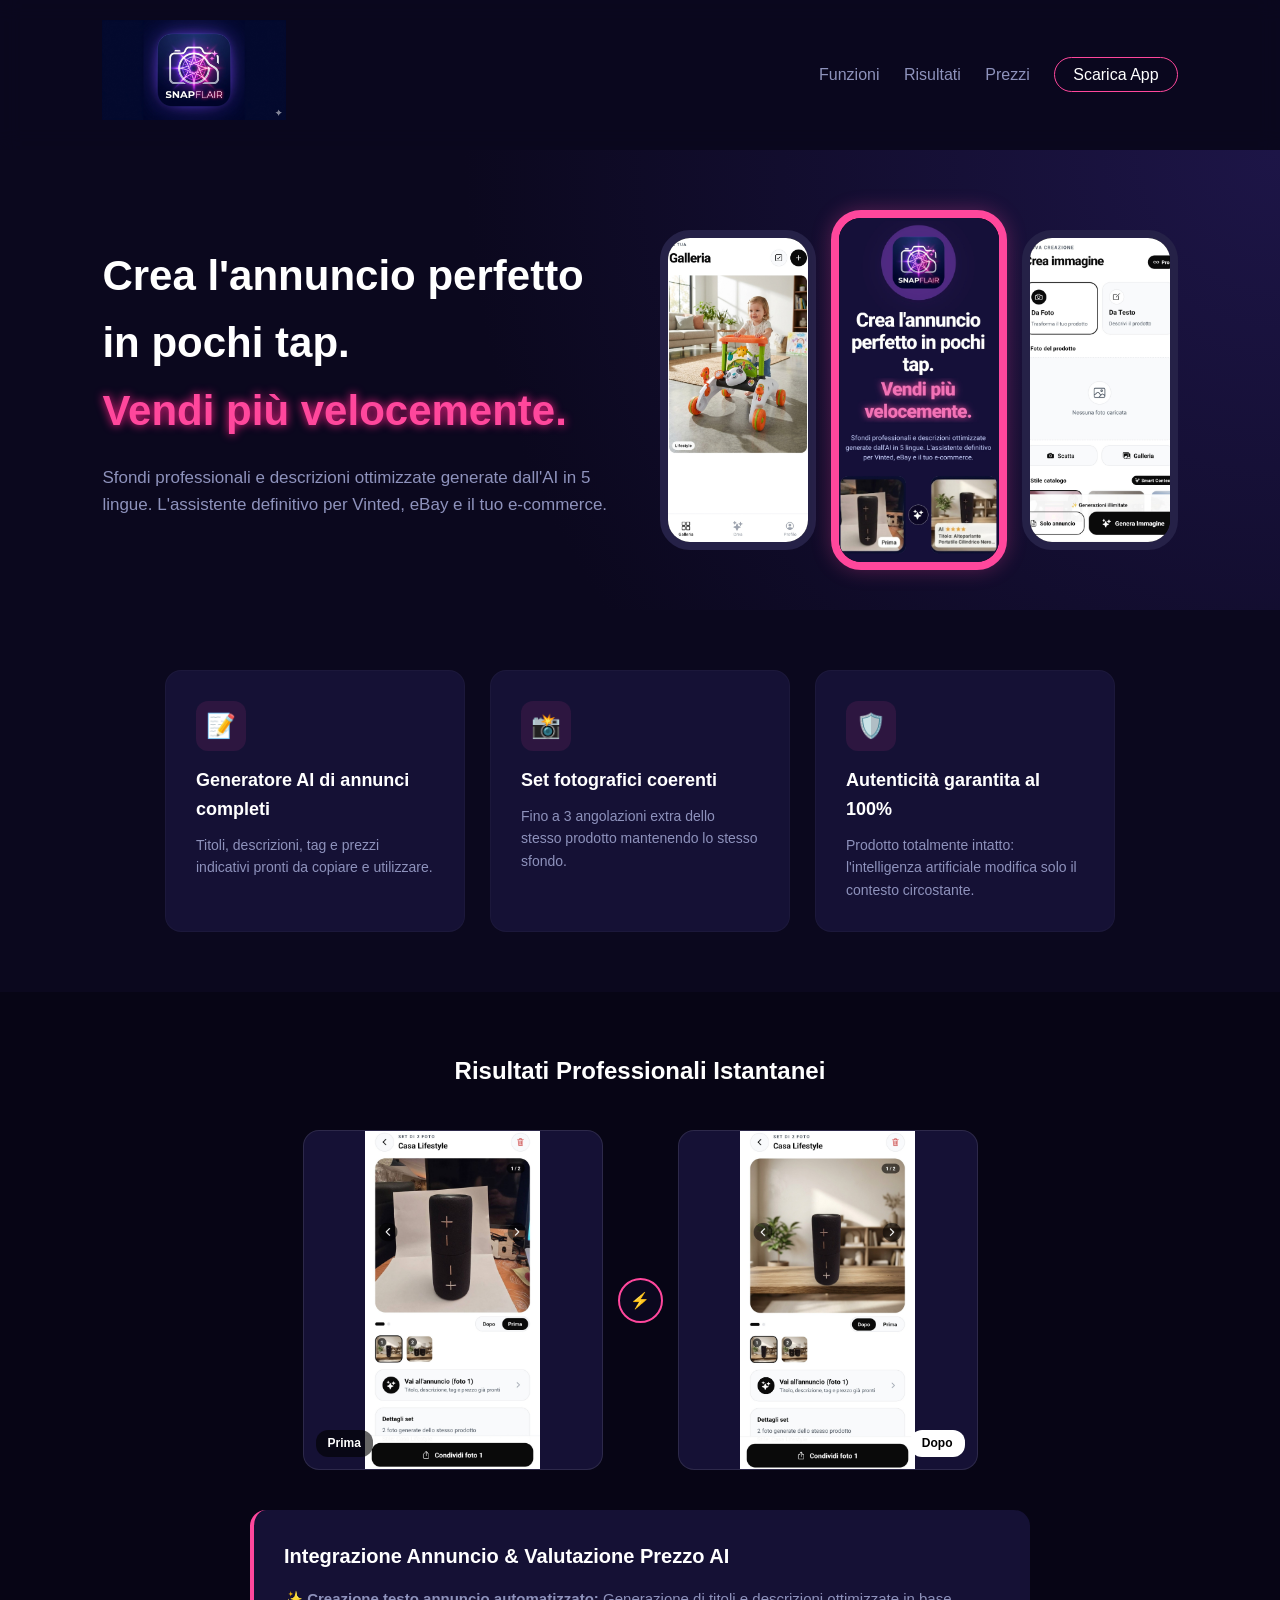
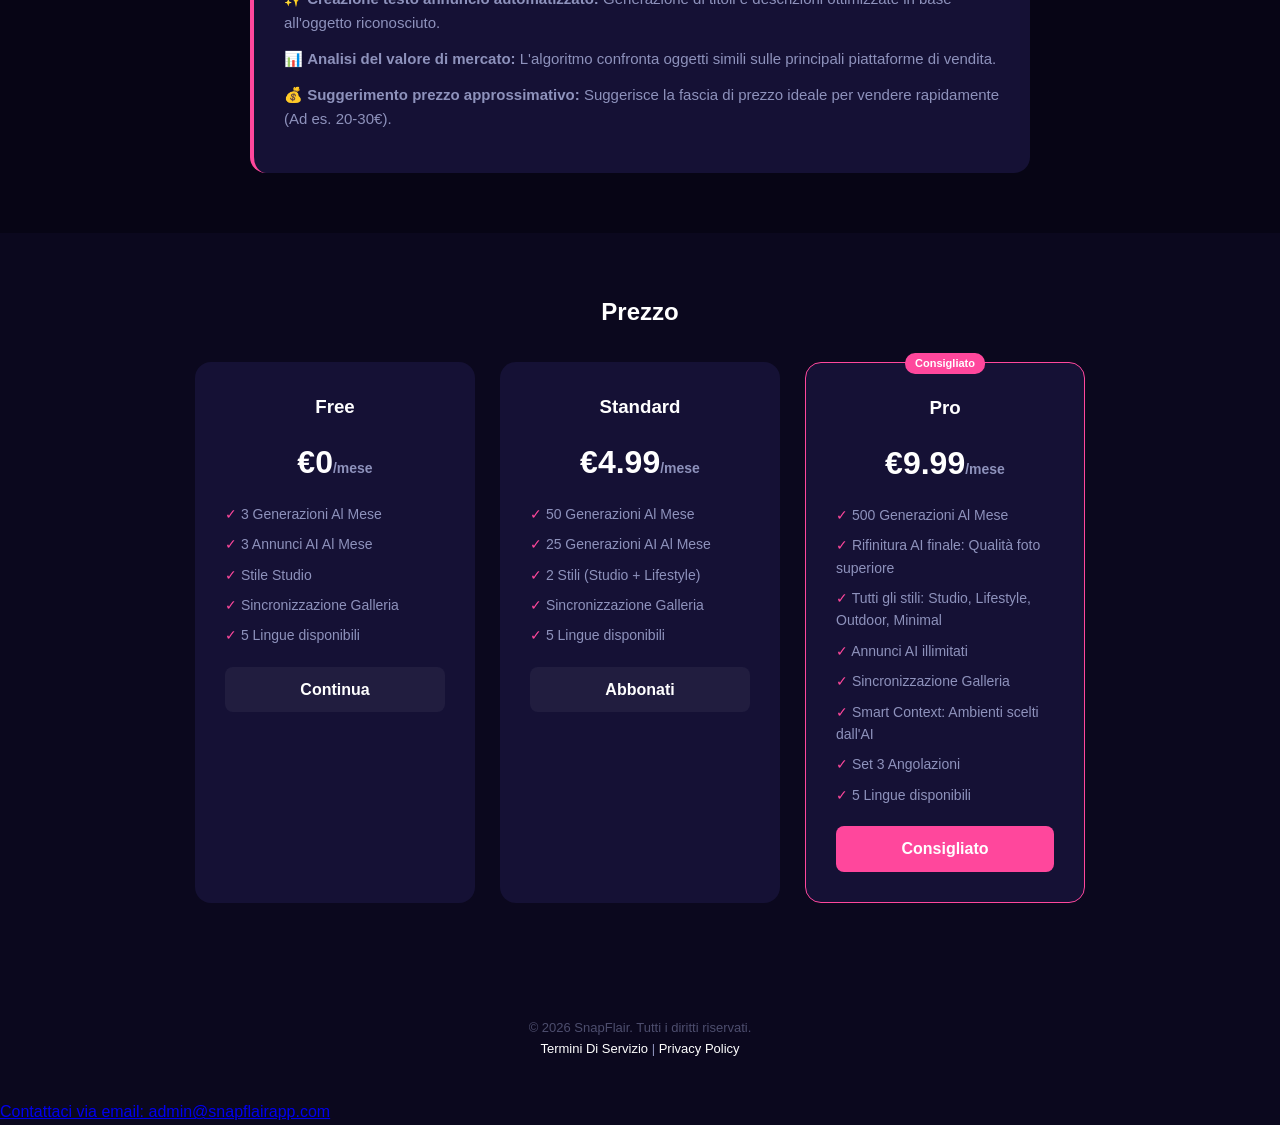
<file: index.html>
<!DOCTYPE html>
<html lang="it">
<head>
    <meta charset="UTF-8">
    <meta name="viewport" content="width=device-width, initial-scale=1.0">
    <title>SnapFlair - Vendi più velocemente</title>
    <link rel="stylesheet" href="style.css">
</head>
<body>

    <!-- Header -->
    <header>
        <div class="logo">
            <img src="1000112872.png" alt="1000112872.png" style="height: 100px; width: auto;">
        </div>
        <nav>
            <a href="#features">Funzioni</a>
            <a href="#showcase">Risultati</a>
            <a href="#pricing">Prezzi</a>
            <a href="https://play.google.com/store/apps/details?id=com.giusepperaimondi.snapflair" target="_blank" rel="noopener noreferrer" class="btn-small">Scarica App</a>
        </nav>
    </header>

    <!-- Hero Section -->
    <section class="hero">
        <div class="hero-container">
            <div class="hero-text">
                <h1>Crea l'annuncio perfetto in pochi tap. <br><span class="neon-text">Vendi più velocemente.</span></h1>
                <p>Sfondi professionali e descrizioni ottimizzate generate dall'AI in 5 lingue. L'assistente definitivo per Vinted, eBay e il tuo e-commerce.</p>
                
                </a>
            </div>
            
            <!-- I tre telefoni in alto (Schermata Crea, Schermata Risultato Prima, Schermata Galleria) -->
            <div class="hero-mockups">
                <div class="phone-mockup side-phone">
                    <img src="Screenshot_20260601_012144_Snapflair.jpg" class="screen-img">
                </div>
                <div class="phone-mockup center-phone">
                    <img src="Screenshot_20260531_074133_Snapflair.jpg" class="screen-img">
                </div>
                <div class="phone-mockup side-phone">
                    <img src="Screenshot_20260531_074256_Snapflair.jpg" class="screen-img">
                </div>
            </div>
        </div>
    </section>

    <!-- Features Section (I tre riquadri delle funzioni) -->
    <section id="features" class="features-section">
        <div class="features-grid">
            <div class="feature-card">
                <div class="icon-wrapper">📝</div>
                <h3>Generatore AI di annunci completi</h3>
                <p>Titoli, descrizioni, tag e prezzi indicativi pronti da copiare e utilizzare.</p>
            </div>
            <div class="feature-card">
                <div class="icon-wrapper">📸</div>
                <h3>Set fotografici coerenti</h3>
                <p>Fino a 3 angolazioni extra dello stesso prodotto mantenendo lo stesso sfondo.</p>
            </div>
            <div class="feature-card">
                <div class="icon-wrapper">🛡️</div>
                <h3>Autenticità garantita al 100%</h3>
                <p>Prodotto totalmente intatto: l'intelligenza artificiale modifica solo il contesto circostante.</p>
            </div>
        </div>
    </section>

    <!-- Showcase Section: Prima / Dopo + Valutazione Prezzo AI -->
    <section id="showcase" class="showcase-section">
        <h2>Risultati Professionali Istantanei</h2>
        
        <div class="interactive-showcase">
            <div class="image-box">
                <span class="label prima">Prima</span>
	        <img src="Screenshot_20260526_015458_Snapflair.jpg" class="comparison-img">
               
            </div>
            <div class="split-divider">⚡</div>
            <div class="image-box">
                <span class="label dopo">Dopo</span>
                <img src="Screenshot_20260526_015502_Snapflair.jpg" class="comparison-img" >
            </div>
        </div>

        <!-- Nuova Sezione richiesta: Integrazione Annuncio e Valutazione Prezzo -->
        <div class="ai-pricing-details">
            <h3>Integrazione Annuncio & Valutazione Prezzo AI</h3>
            <ul>
                <li>✨ <strong>Creazione testo annuncio automatizzato:</strong> Generazione di titoli e descrizioni ottimizzate in base all'oggetto riconosciuto.</li>
                <li>📊 <strong>Analisi del valore di mercato:</strong> L'algoritmo confronta oggetti simili sulle principali piattaforme di vendita.</li>
                <li>💰 <strong>Suggerimento prezzo approssimativo:</strong> Suggerisce la fascia di prezzo ideale per vendere rapidamente (Ad es. 20-30€).</li>
            </ul>
        </div>
    </section>

    <!-- Pricing Section -->
    <section id="pricing" class="pricing-section">
        <h2>Prezzo</h2>
        <div class="pricing-container">
            <div class="price-card">
                <h3>Free</h3>
                <div class="price">€0<span>/mese</span></div>
                <ul>
                    <li>3 Generazioni Al Mese</li>
                    <li>3 Annunci AI Al Mese</li>
		    <li>Stile Studio</li>
		    <li>Sincronizzazione Galleria</li>
		    <li>5 Lingue disponibili</li>
                </ul>
                <a href="https://play.google.com/store/apps/details?id=com.giusepperaimondi.snapflair" target="_blank" class="btn-secondary">Continua</a>
            </div>
	     
        <div class="price-card">
            <h3>Standard</h3>
            <div class="price">€4.99<span>/mese</span></div>
            <ul>
                <li>50 Generazioni Al Mese</li>
                <li>25 Generazioni AI Al Mese</li>
                <li>2 Stili (Studio + Lifestyle)</li>
              
                <li>Sincronizzazione Galleria</li>
		<li>5 Lingue disponibili</li>
            </ul>
            <a href="https://buy.stripe.com/00w7sN7SWbJi01A9404Ni01" target="_blank" class="btn-secondary">Abbonati</a>
        </div>
            <div class="price-card popular">
                <span class="badge">Consigliato</span>
                <h3>Pro</h3>
                <div class="price">€9.99<span>/mese</span></div>
                <ul>
                    <li>500 Generazioni Al Mese</li>
                    <li>Rifinitura AI finale: Qualità foto superiore</li>
                    <li>Tutti gli stili: Studio, Lifestyle, Outdoor, Minimal</li>
		    <li>Annunci AI illimitati</li>
		    <li>Sincronizzazione Galleria</li>
		    <li>Smart Context: Ambienti scelti dall'AI</li>
	 	    <li>Set 3 Angolazioni</li>
 		    <li>5 Lingue disponibili</li>



                </ul>
                <a href="https://buy.stripe.com/fZucN71uyeVu9Cacgc4Ni00" target="_blank" class="btn-primary">Consigliato</a>
            </div>
        </div>
    </section>

    <footer>
     
        <p class="copyright">&copy; 2026 SnapFlair. Tutti i diritti riservati.</p>
		  <!-- Sezione Link Legali -->
        <div c<div class="footer-links">
            <a href="terms.html">Termini Di Servizio</a> | <a href="privacy.html">Privacy Policy</a>
                    </div>

    </footer>
<a href="mailto:admin@snapflairapp.com">Contattaci via email: admin@snapflairapp.com</a>

</body>
</html>
</file>
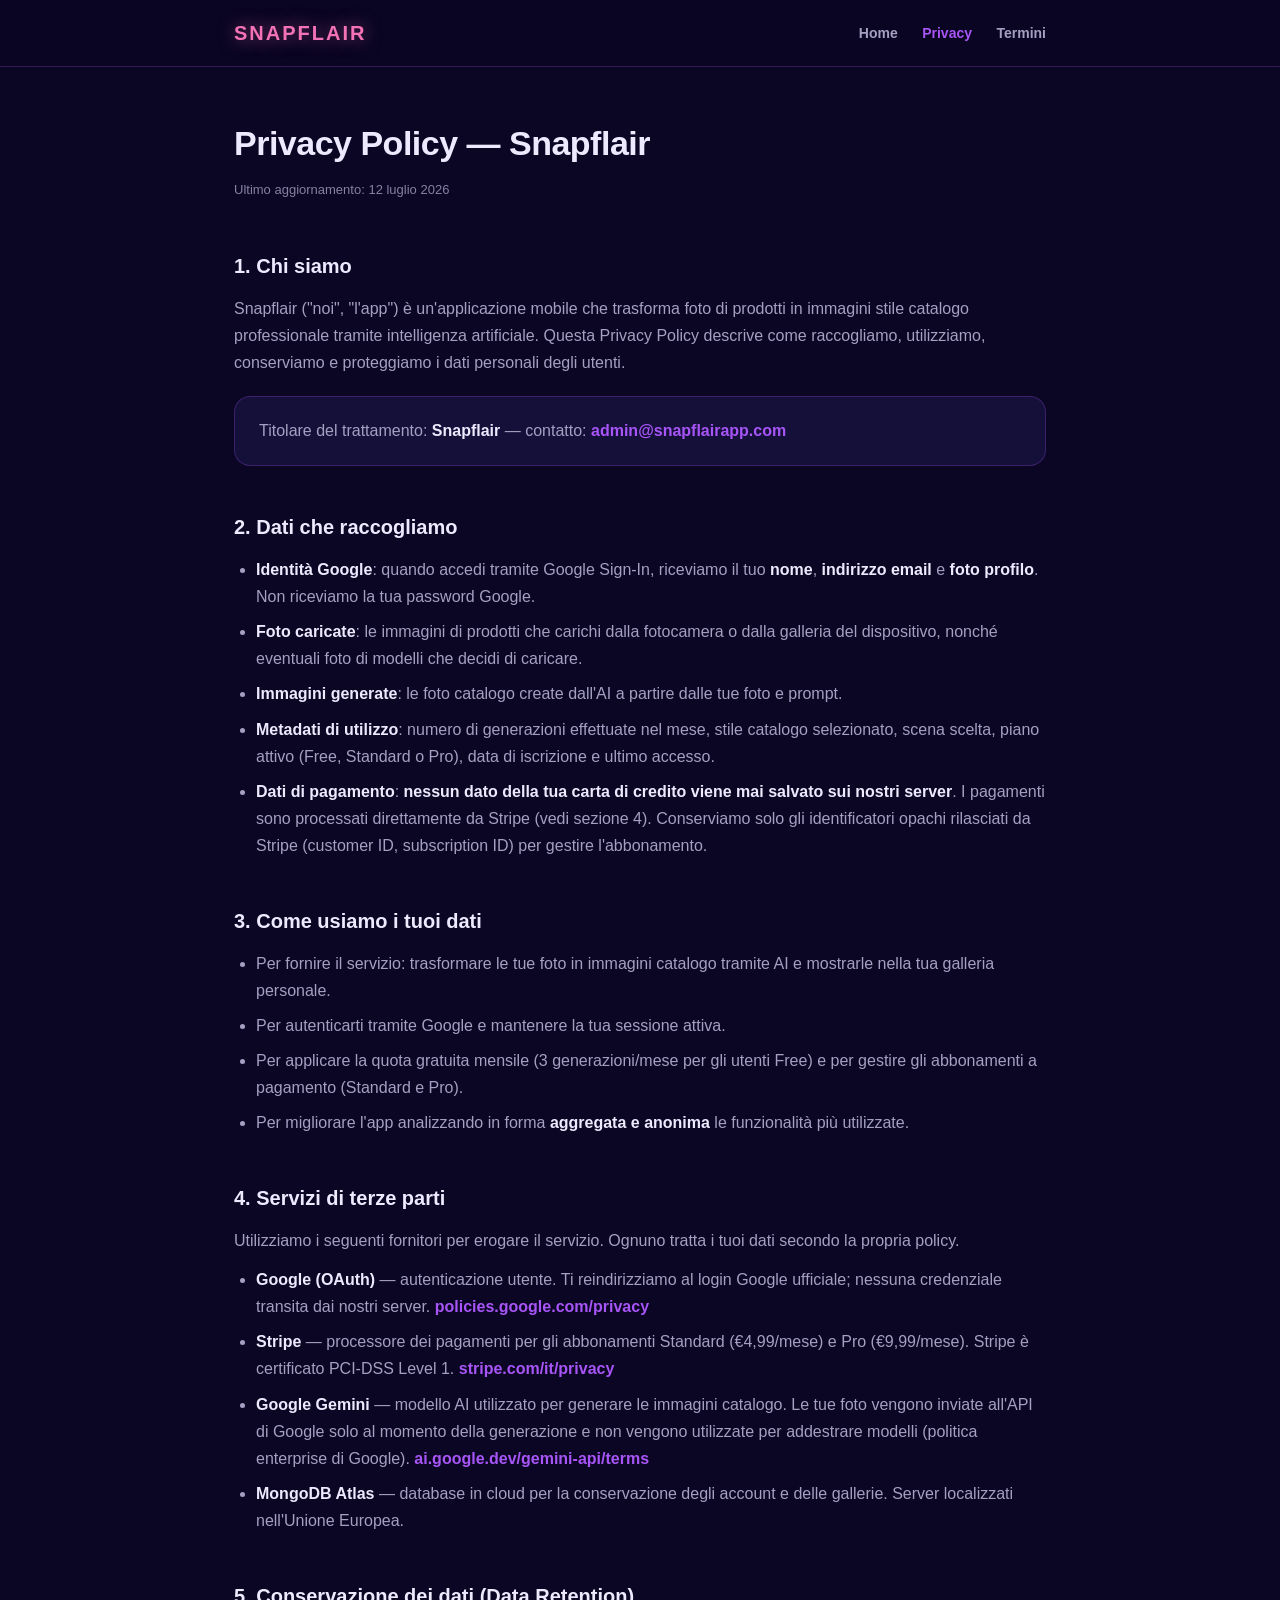
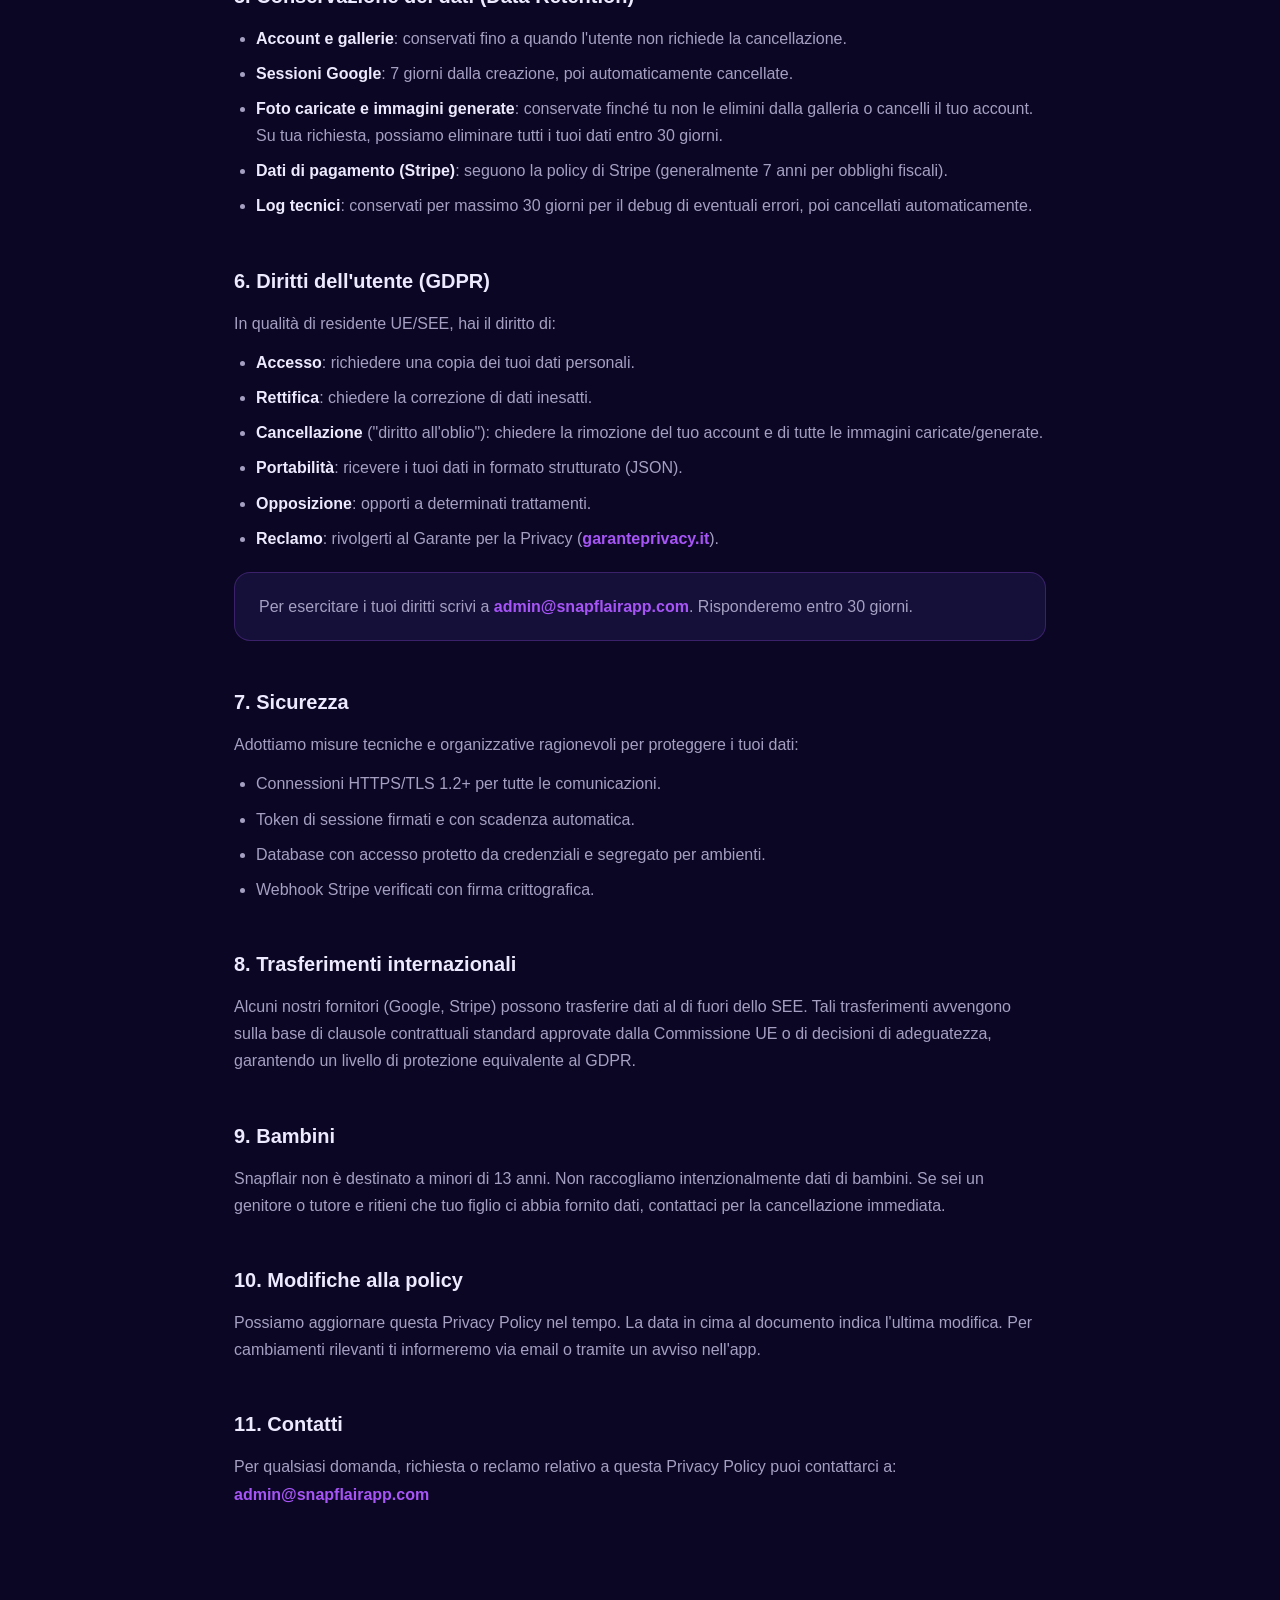
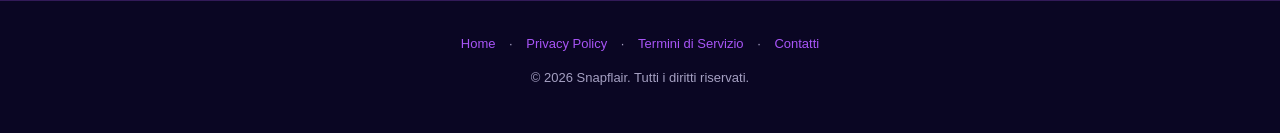
<file: privacy.html>
<!DOCTYPE html>
<html lang="it">
<head>
<meta charset="UTF-8">
<meta name="viewport" content="width=device-width, initial-scale=1.0">
<title>Privacy Policy — Snapflair</title>
<meta name="description" content="Privacy Policy di Snapflair: come raccogliamo, utilizziamo e proteggiamo i tuoi dati personali.">
<style>
  :root {
    --bg: #0A0623; --bg-card: #15103A; --purple: #A855F7; --pink: #F472B6;
    --text: #EDE9FE; --text-dim: #A5A0C2; --border: rgba(168, 85, 247, 0.25);
  }
  * { margin: 0; padding: 0; box-sizing: border-box; }
  body { background: var(--bg); color: var(--text-dim); font-family: -apple-system, BlinkMacSystemFont, "Segoe UI", Roboto, Helvetica, Arial, sans-serif; line-height: 1.7; font-size: 16px; }
  header { position: sticky; top: 0; z-index: 10; background: rgba(10, 6, 35, 0.92); backdrop-filter: blur(10px); border-bottom: 1px solid var(--border); }
  .nav { max-width: 860px; margin: 0 auto; padding: 16px 24px; display: flex; align-items: center; justify-content: space-between; }
  .logo { font-size: 20px; font-weight: 900; letter-spacing: 2px; color: var(--pink); text-decoration: none; text-shadow: 0 0 18px rgba(244, 114, 182, 0.6); }
  .nav-links a { color: var(--text-dim); text-decoration: none; font-size: 14px; margin-left: 20px; transition: color .2s; }
  .nav-links a:hover, .nav-links a.active { color: var(--purple); }
  main { max-width: 860px; margin: 0 auto; padding: 48px 24px 80px; }
  h1 { font-size: 34px; font-weight: 800; color: var(--text); letter-spacing: -0.5px; margin-bottom: 6px; }
  .meta { font-size: 13px; color: var(--text-dim); margin-bottom: 40px; opacity: .8; }
  h2 { font-size: 20px; font-weight: 700; color: var(--text); margin: 36px 0 12px; padding-top: 8px; }
  p { margin-bottom: 12px; }
  ul { margin: 0 0 12px 22px; }
  li { margin-bottom: 8px; }
  strong { color: var(--text); font-weight: 700; }
  a { color: var(--purple); font-weight: 600; text-decoration: none; }
  a:hover { text-decoration: underline; }
  .card { background: var(--bg-card); border: 1px solid var(--border); border-radius: 16px; padding: 20px 24px; margin: 20px 0; }
  footer { border-top: 1px solid var(--border); padding: 32px 24px; text-align: center; font-size: 13px; color: var(--text-dim); }
  footer a { margin: 0 10px; font-weight: 500; }
  @media (max-width: 600px) { h1 { font-size: 26px; } .nav-links a { margin-left: 12px; font-size: 13px; } }
</style>
</head>
<body>

<header>
  <nav class="nav">
    <a class="logo" href="index.html">SNAPFLAIR</a>
    <div class="nav-links">
      <a href="index.html">Home</a>
      <a href="privacy.html" class="active">Privacy</a>
      <a href="terms.html">Termini</a>
    </div>
  </nav>
</header>

<main>
  <h1>Privacy Policy — Snapflair</h1>
  <p class="meta">Ultimo aggiornamento: 12 luglio 2026</p>

  <h2>1. Chi siamo</h2>
  <p>Snapflair ("noi", "l'app") è un'applicazione mobile che trasforma foto di prodotti in immagini stile catalogo professionale tramite intelligenza artificiale. Questa Privacy Policy descrive come raccogliamo, utilizziamo, conserviamo e proteggiamo i dati personali degli utenti.</p>
  <div class="card">Titolare del trattamento: <strong>Snapflair</strong> — contatto: <a href="mailto:admin@snapflairapp.com">admin@snapflairapp.com</a></div>

  <h2>2. Dati che raccogliamo</h2>
  <ul>
    <li><strong>Identità Google</strong>: quando accedi tramite Google Sign-In, riceviamo il tuo <strong>nome</strong>, <strong>indirizzo email</strong> e <strong>foto profilo</strong>. Non riceviamo la tua password Google.</li>
    <li><strong>Foto caricate</strong>: le immagini di prodotti che carichi dalla fotocamera o dalla galleria del dispositivo, nonché eventuali foto di modelli che decidi di caricare.</li>
    <li><strong>Immagini generate</strong>: le foto catalogo create dall'AI a partire dalle tue foto e prompt.</li>
    <li><strong>Metadati di utilizzo</strong>: numero di generazioni effettuate nel mese, stile catalogo selezionato, scena scelta, piano attivo (Free, Standard o Pro), data di iscrizione e ultimo accesso.</li>
    <li><strong>Dati di pagamento</strong>: <strong>nessun dato della tua carta di credito viene mai salvato sui nostri server</strong>. I pagamenti sono processati direttamente da Stripe (vedi sezione 4). Conserviamo solo gli identificatori opachi rilasciati da Stripe (customer ID, subscription ID) per gestire l'abbonamento.</li>
  </ul>

  <h2>3. Come usiamo i tuoi dati</h2>
  <ul>
    <li>Per fornire il servizio: trasformare le tue foto in immagini catalogo tramite AI e mostrarle nella tua galleria personale.</li>
    <li>Per autenticarti tramite Google e mantenere la tua sessione attiva.</li>
    <li>Per applicare la quota gratuita mensile (3 generazioni/mese per gli utenti Free) e per gestire gli abbonamenti a pagamento (Standard e Pro).</li>
    <li>Per migliorare l'app analizzando in forma <strong>aggregata e anonima</strong> le funzionalità più utilizzate.</li>
  </ul>

  <h2>4. Servizi di terze parti</h2>
  <p>Utilizziamo i seguenti fornitori per erogare il servizio. Ognuno tratta i tuoi dati secondo la propria policy.</p>
  <ul>
    <li><strong>Google (OAuth)</strong> — autenticazione utente. Ti reindirizziamo al login Google ufficiale; nessuna credenziale transita dai nostri server. <a href="https://policies.google.com/privacy" target="_blank" rel="noopener">policies.google.com/privacy</a></li>
    <li><strong>Stripe</strong> — processore dei pagamenti per gli abbonamenti Standard (€4,99/mese) e Pro (€9,99/mese). Stripe è certificato PCI-DSS Level 1. <a href="https://stripe.com/it/privacy" target="_blank" rel="noopener">stripe.com/it/privacy</a></li>
    <li><strong>Google Gemini</strong> — modello AI utilizzato per generare le immagini catalogo. Le tue foto vengono inviate all'API di Google solo al momento della generazione e non vengono utilizzate per addestrare modelli (politica enterprise di Google). <a href="https://ai.google.dev/gemini-api/terms" target="_blank" rel="noopener">ai.google.dev/gemini-api/terms</a></li>
    <li><strong>MongoDB Atlas</strong> — database in cloud per la conservazione degli account e delle gallerie. Server localizzati nell'Unione Europea.</li>
  </ul>

  <h2>5. Conservazione dei dati (Data Retention)</h2>
  <ul>
    <li><strong>Account e gallerie</strong>: conservati fino a quando l'utente non richiede la cancellazione.</li>
    <li><strong>Sessioni Google</strong>: 7 giorni dalla creazione, poi automaticamente cancellate.</li>
    <li><strong>Foto caricate e immagini generate</strong>: conservate finché tu non le elimini dalla galleria o cancelli il tuo account. Su tua richiesta, possiamo eliminare tutti i tuoi dati entro 30 giorni.</li>
    <li><strong>Dati di pagamento (Stripe)</strong>: seguono la policy di Stripe (generalmente 7 anni per obblighi fiscali).</li>
    <li><strong>Log tecnici</strong>: conservati per massimo 30 giorni per il debug di eventuali errori, poi cancellati automaticamente.</li>
  </ul>

  <h2>6. Diritti dell'utente (GDPR)</h2>
  <p>In qualità di residente UE/SEE, hai il diritto di:</p>
  <ul>
    <li><strong>Accesso</strong>: richiedere una copia dei tuoi dati personali.</li>
    <li><strong>Rettifica</strong>: chiedere la correzione di dati inesatti.</li>
    <li><strong>Cancellazione</strong> ("diritto all'oblio"): chiedere la rimozione del tuo account e di tutte le immagini caricate/generate.</li>
    <li><strong>Portabilità</strong>: ricevere i tuoi dati in formato strutturato (JSON).</li>
    <li><strong>Opposizione</strong>: opporti a determinati trattamenti.</li>
    <li><strong>Reclamo</strong>: rivolgerti al Garante per la Privacy (<a href="https://www.garanteprivacy.it" target="_blank" rel="noopener">garanteprivacy.it</a>).</li>
  </ul>
  <div class="card">Per esercitare i tuoi diritti scrivi a <a href="mailto:admin@snapflairapp.com">admin@snapflairapp.com</a>. Risponderemo entro 30 giorni.</div>

  <h2>7. Sicurezza</h2>
  <p>Adottiamo misure tecniche e organizzative ragionevoli per proteggere i tuoi dati:</p>
  <ul>
    <li>Connessioni HTTPS/TLS 1.2+ per tutte le comunicazioni.</li>
    <li>Token di sessione firmati e con scadenza automatica.</li>
    <li>Database con accesso protetto da credenziali e segregato per ambienti.</li>
    <li>Webhook Stripe verificati con firma crittografica.</li>
  </ul>

  <h2>8. Trasferimenti internazionali</h2>
  <p>Alcuni nostri fornitori (Google, Stripe) possono trasferire dati al di fuori dello SEE. Tali trasferimenti avvengono sulla base di clausole contrattuali standard approvate dalla Commissione UE o di decisioni di adeguatezza, garantendo un livello di protezione equivalente al GDPR.</p>

  <h2>9. Bambini</h2>
  <p>Snapflair non è destinato a minori di 13 anni. Non raccogliamo intenzionalmente dati di bambini. Se sei un genitore o tutore e ritieni che tuo figlio ci abbia fornito dati, contattaci per la cancellazione immediata.</p>

  <h2>10. Modifiche alla policy</h2>
  <p>Possiamo aggiornare questa Privacy Policy nel tempo. La data in cima al documento indica l'ultima modifica. Per cambiamenti rilevanti ti informeremo via email o tramite un avviso nell'app.</p>

  <h2>11. Contatti</h2>
  <p>Per qualsiasi domanda, richiesta o reclamo relativo a questa Privacy Policy puoi contattarci a: <a href="mailto:admin@snapflairapp.com">admin@snapflairapp.com</a></p>
</main>

<footer>
  <div>
    <a href="index.html">Home</a> ·
    <a href="privacy.html">Privacy Policy</a> ·
    <a href="terms.html">Termini di Servizio</a> ·
    <a href="mailto:admin@snapflairapp.com">Contatti</a>
  </div>
  <p style="margin-top:12px;">© 2026 Snapflair. Tutti i diritti riservati.</p>
</footer>

</body>
</html>
</file>
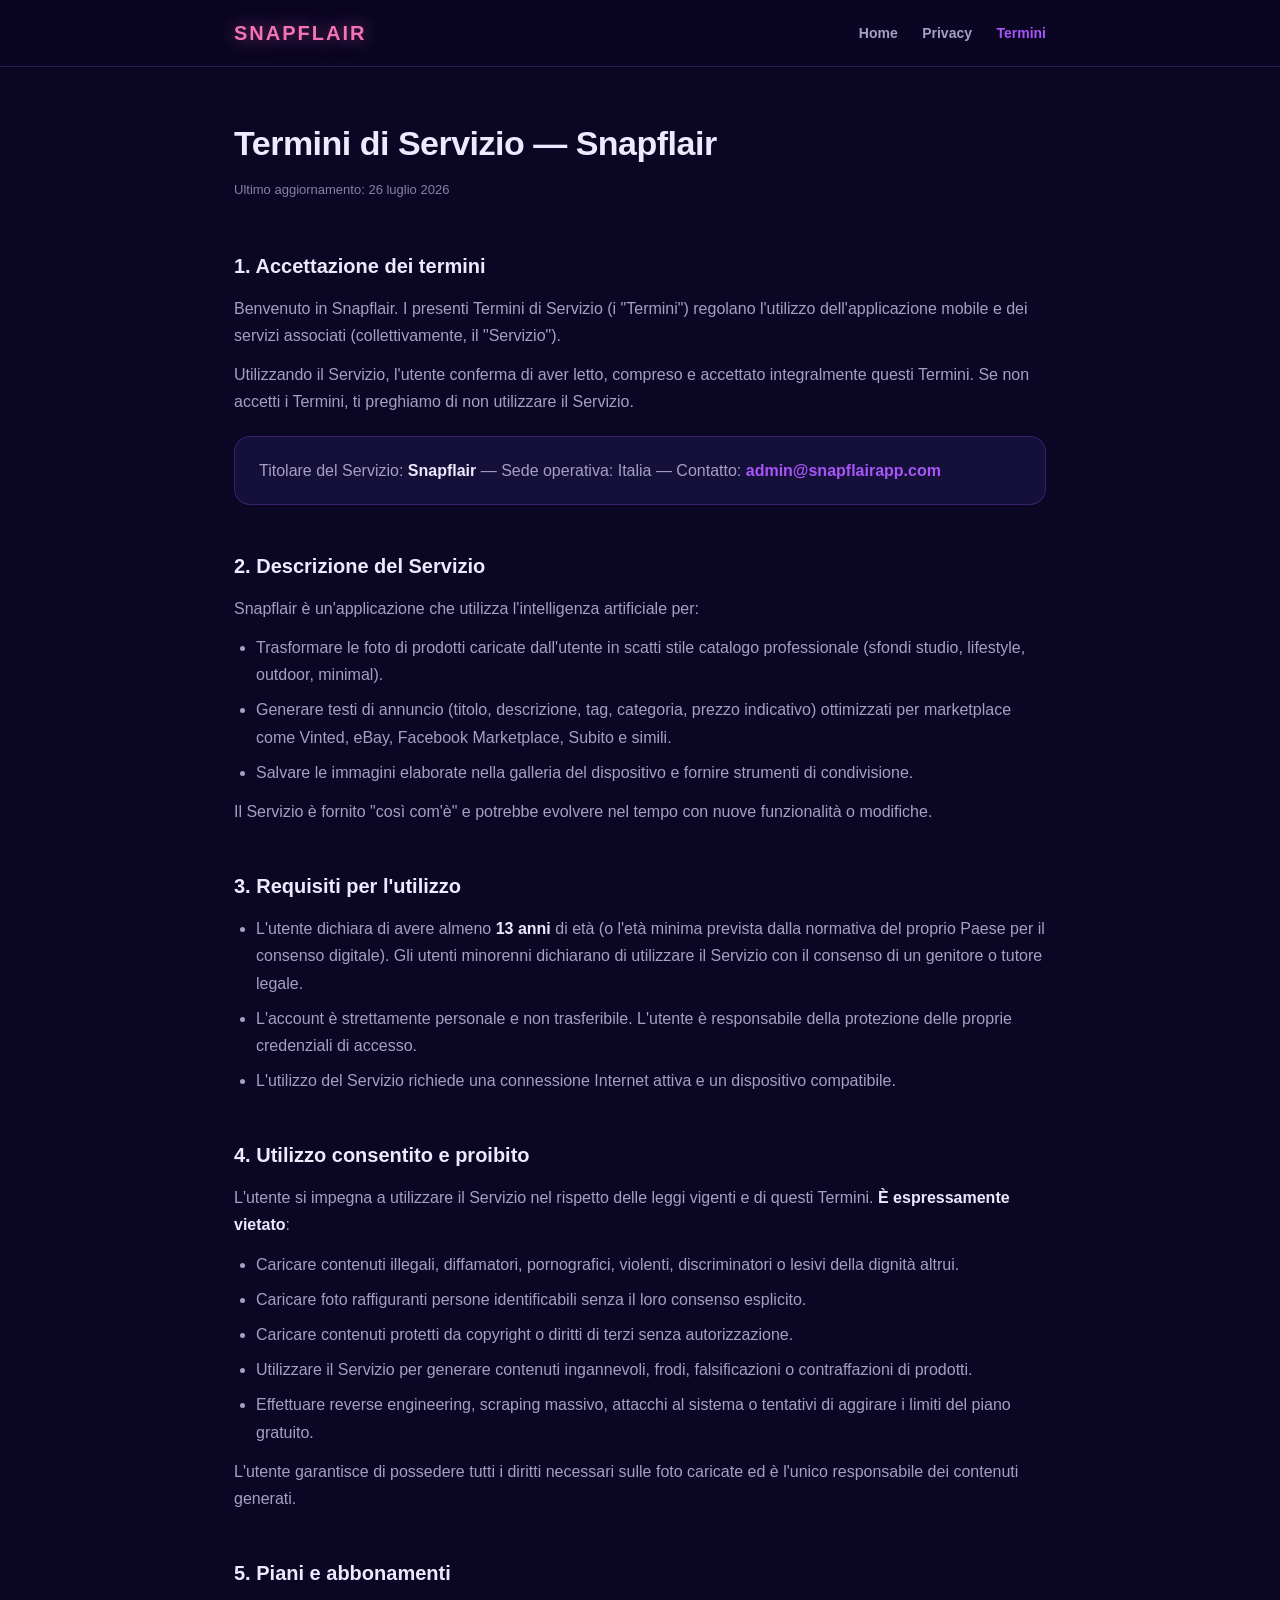
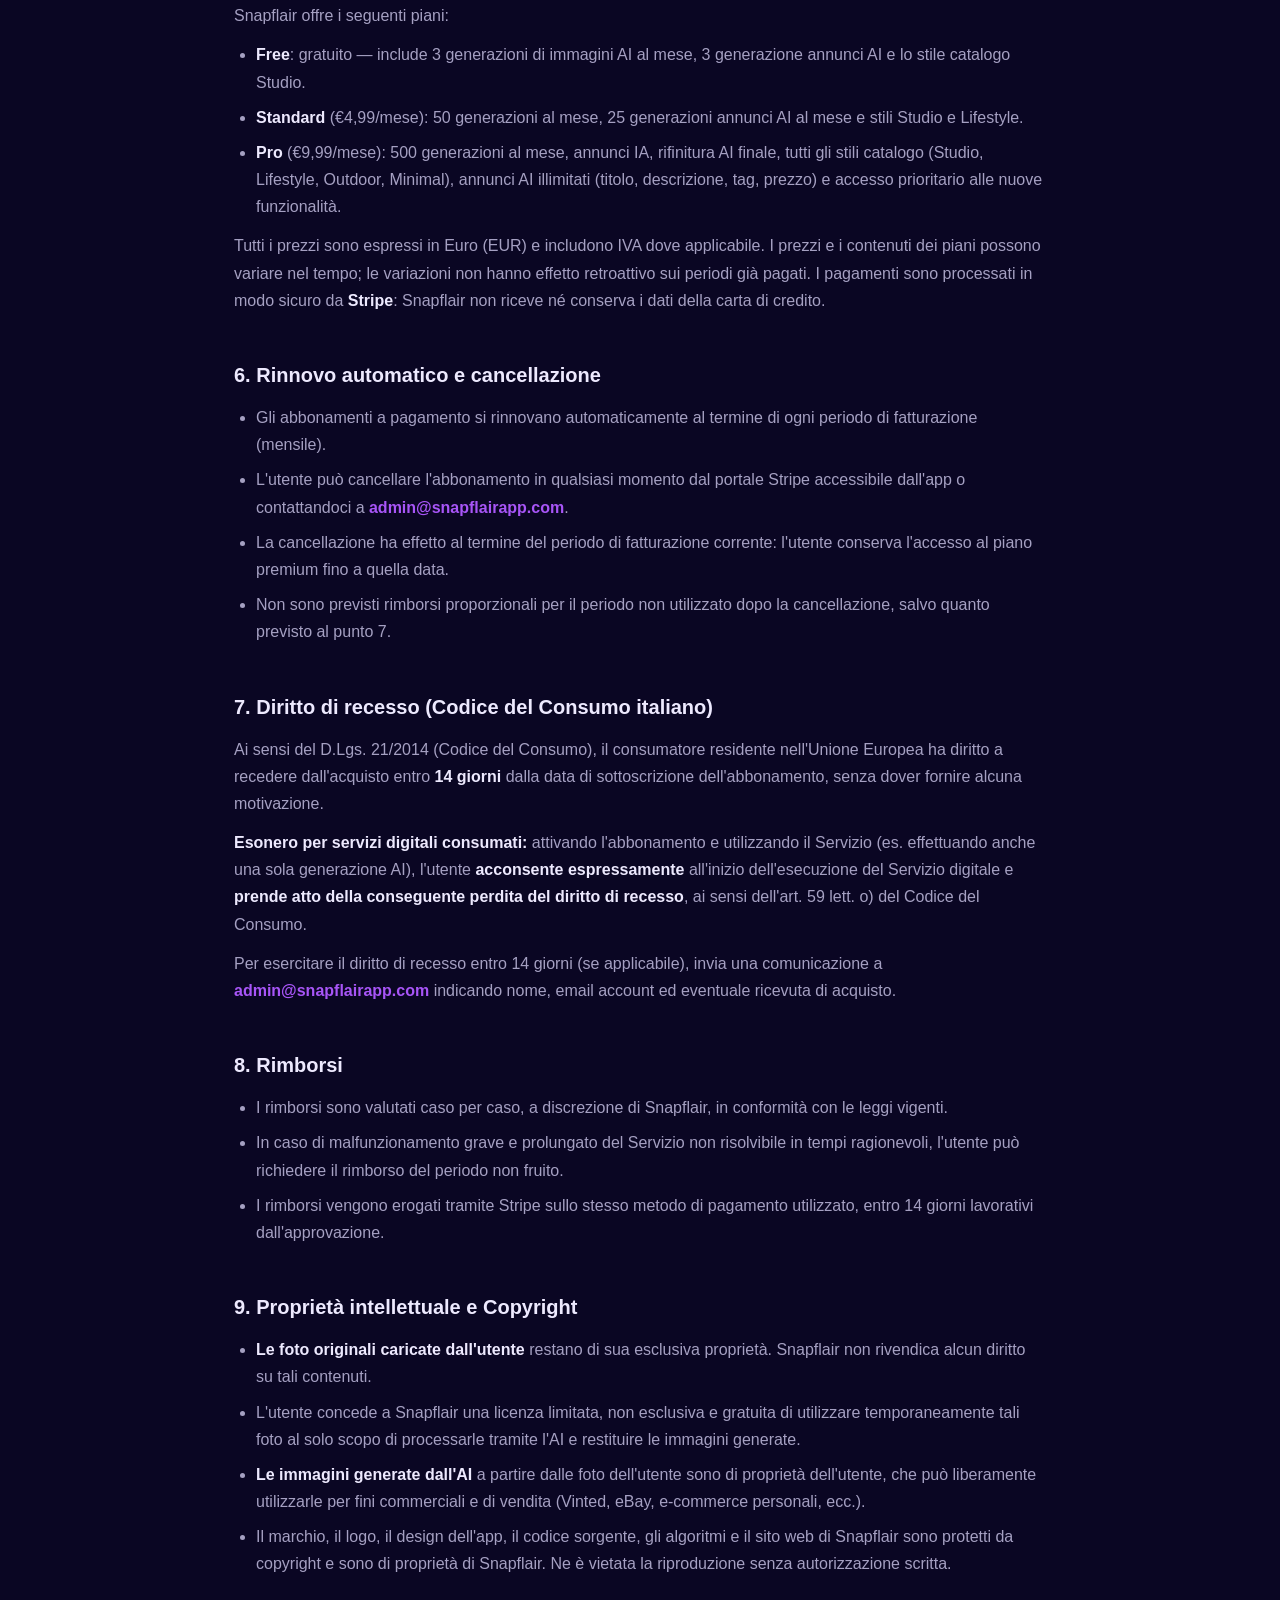
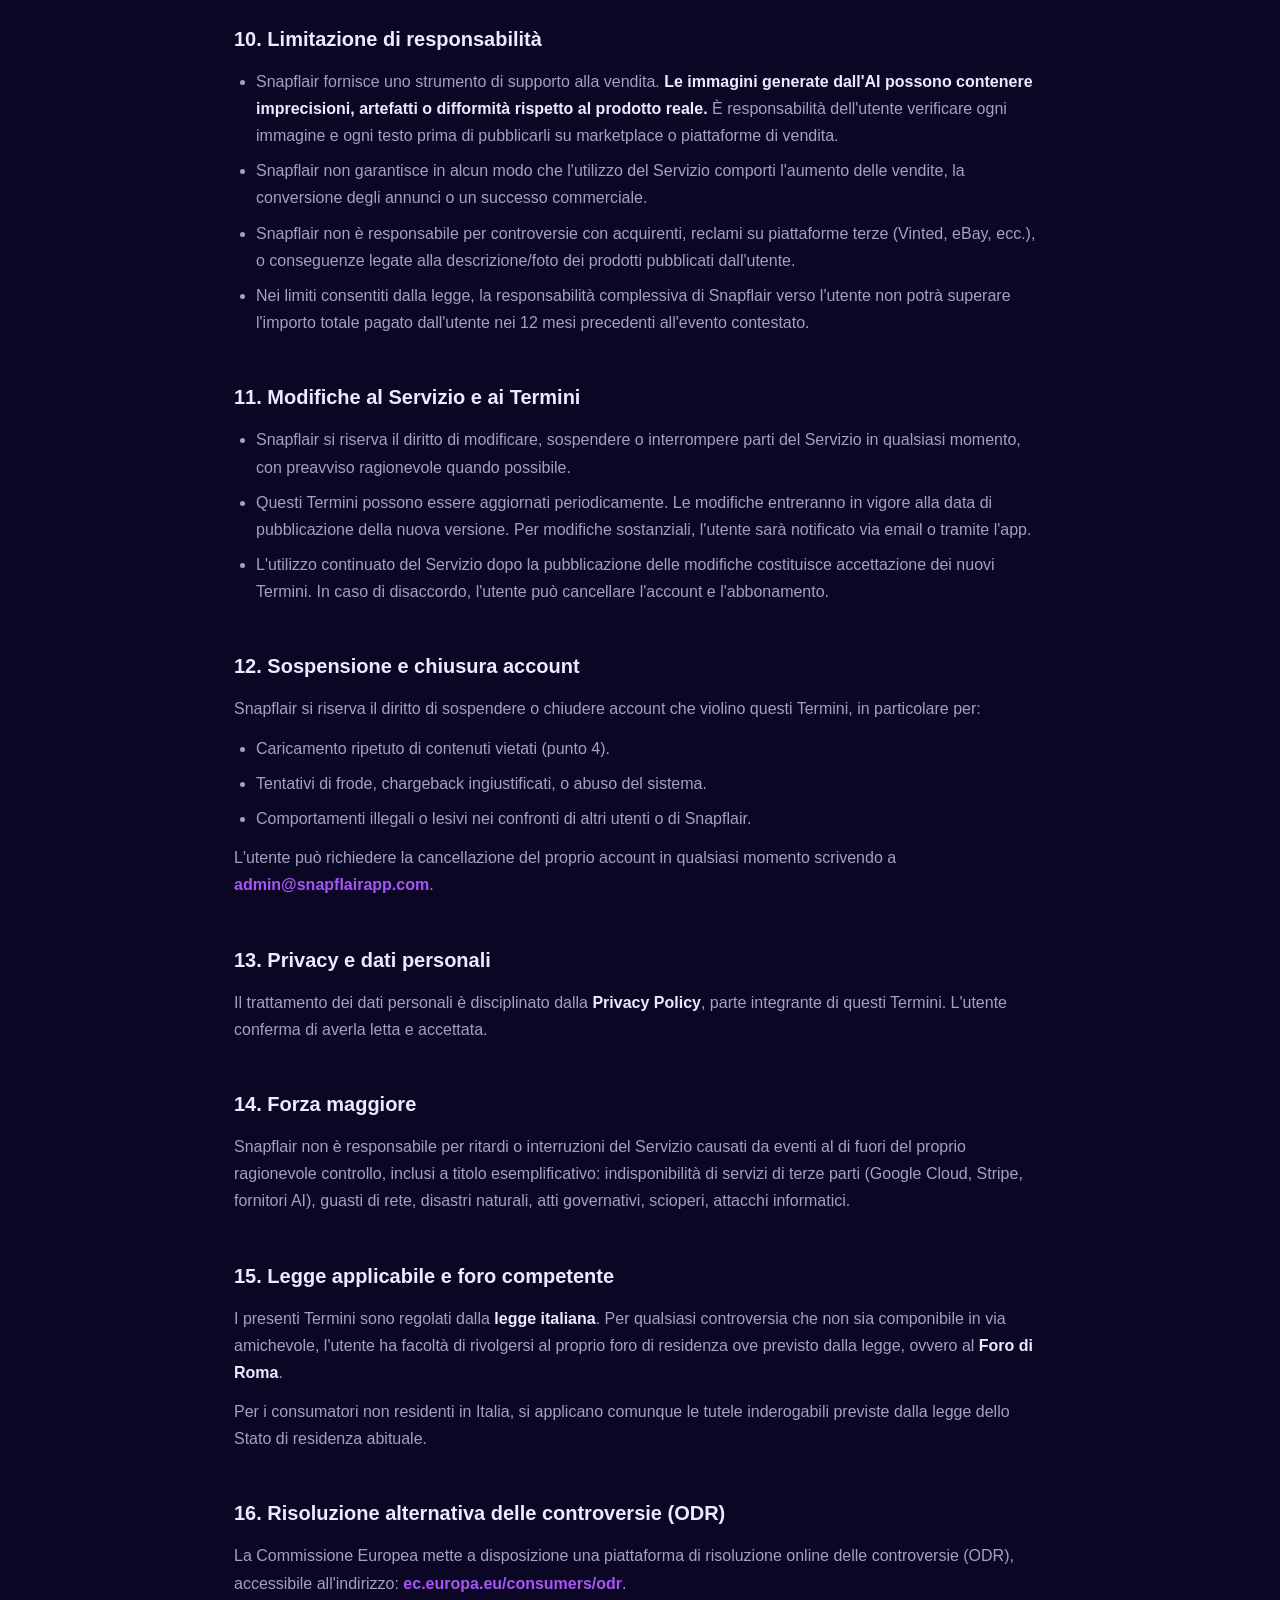
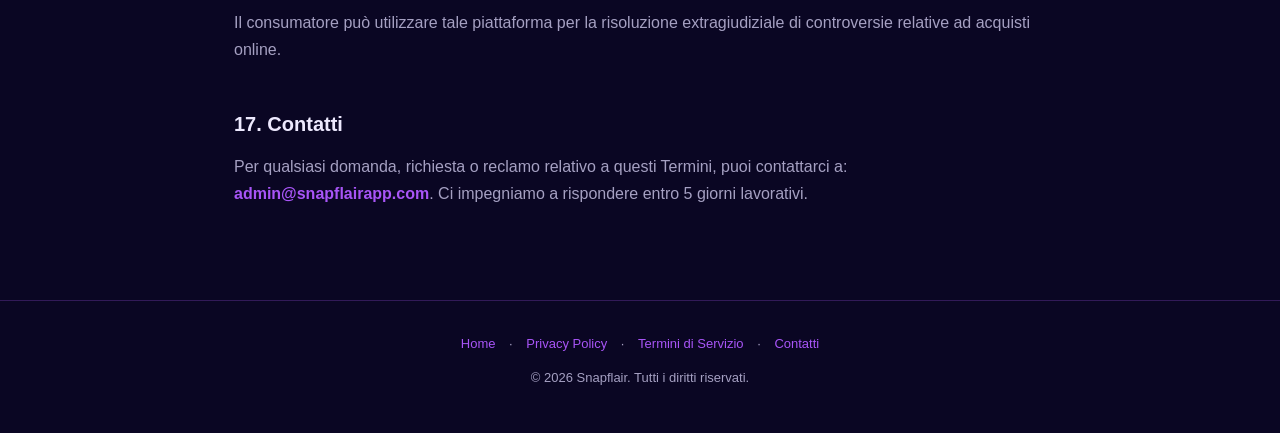
<file: terms.html>
<!DOCTYPE html>
<html lang="it">
<head>
<meta charset="UTF-8">
<meta name="viewport" content="width=device-width, initial-scale=1.0">
<title>Termini di Servizio — Snapflair</title>
<meta name="description" content="Termini e Condizioni d'uso di Snapflair: piani, abbonamenti, proprietà intellettuale, diritto di recesso.">
<style>
  :root {
    --bg: #0A0623;
    --bg-card: #15103A;
    --purple: #A855F7;
    --pink: #F472B6;
   --text: #EDE9FE;
    --text-dim: #A5A0C2;
    --border: rgba(168, 85, 247, 0.25);
  }
 * { margin: 0; padding: 0; box-sizing: border-box; }
  body {
    background: var(--bg);
    color: var(--text-dim);
    font-family: -apple-system, BlinkMacSystemFont, "Segoe UI", Roboto, Helvetica, Arial, sans-serif;
    line-height: 1.7;
    font-size: 16px;
  }
  header {
    position: sticky; top: 0; z-index: 10;
   background: rgba(10, 6, 35, 0.92);
    backdrop-filter: blur(10px);
    border-bottom: 1px solid var(--border);
  }
  .nav {
    max-width: 860px; margin: 0 auto; padding: 16px 24px;
    display: flex; align-items: center; justify-content: space-between;
 }
  .logo {
    font-size: 20px; font-weight: 900; letter-spacing: 2px;
    color: var(--pink); text-decoration: none;
    text-shadow: 0 0 18px rgba(244, 114, 182, 0.6);
  }
  .nav-links a {
    color: var(--text-dim); text-decoration: none; font-size: 14px;
   margin-left: 20px; transition: color .2s;
  }
  .nav-links a:hover, .nav-links a.active { color: var(--purple); }
  main { max-width: 860px; margin: 0 auto; padding: 48px 24px 80px; }
 h1 {
    font-size: 34px; font-weight: 800; color: var(--text);
    letter-spacing: -0.5px; margin-bottom: 6px;
  }
  .meta { font-size: 13px; color: var(--text-dim); margin-bottom: 40px; opacity: .8; }
 h2 {
    font-size: 20px; font-weight: 700; color: var(--text);
    margin: 36px 0 12px; padding-top: 8px;
  }
  p { margin-bottom: 12px; }
  ul { margin: 0 0 12px 22px; }
  li { margin-bottom: 8px; }
  strong { color: var(--text); font-weight: 700; }
  a { color: var(--purple); font-weight: 600; text-decoration: none; }
 a:hover { text-decoration: underline; }
  .card {
    background: var(--bg-card); border: 1px solid var(--border);
    border-radius: 16px; padding: 20px 24px; margin: 20px 0;
  }
  footer {
    border-top: 1px solid var(--border);
   padding: 32px 24px; text-align: center;
    font-size: 13px; color: var(--text-dim);
  }
  footer a { margin: 0 10px; font-weight: 500; }
  @media (max-width: 600px) {
    h1 { font-size: 26px; }
    .nav-links a { margin-left: 12px; font-size: 13px; }
  }
</style>
</head>
<body>

<header>
  <nav class="nav">
    <a class="logo" href="index.html">SNAPFLAIR</a>
    <div class="nav-links">
     <a href="index.html">Home</a>
      <a href="privacy.html">Privacy</a>
      <a href="terms.html" class="active">Termini</a>
   </div>
  </nav>
</header>

<main>
 <h1>Termini di Servizio — Snapflair</h1>
  <p class="meta">Ultimo aggiornamento: 26 luglio 2026</p>

 <h2>1. Accettazione dei termini</h2>
  <p>Benvenuto in Snapflair. I presenti Termini di Servizio (i "Termini") regolano l'utilizzo dell'applicazione mobile e dei servizi associati (collettivamente, il "Servizio").</p>
  <p>Utilizzando il Servizio, l'utente conferma di aver letto, compreso e accettato integralmente questi Termini. Se non accetti i Termini, ti preghiamo di non utilizzare il Servizio.</p>
  <div class="card">Titolare del Servizio: <strong>Snapflair</strong> — Sede operativa: Italia — Contatto: <a href="mailto:admin@snapflairapp.com">admin@snapflairapp.com</a></div>

  <h2>2. Descrizione del Servizio</h2>
  <p>Snapflair è un'applicazione che utilizza l'intelligenza artificiale per:</p>
  <ul>
    <li>Trasformare le foto di prodotti caricate dall'utente in scatti stile catalogo professionale (sfondi studio, lifestyle, outdoor, minimal).</li>
    <li>Generare testi di annuncio (titolo, descrizione, tag, categoria, prezzo indicativo) ottimizzati per marketplace come Vinted, eBay, Facebook Marketplace, Subito e simili.</li>
    <li>Salvare le immagini elaborate nella galleria del dispositivo e fornire strumenti di condivisione.</li>
 </ul>
 <p>Il Servizio è fornito "così com'è" e potrebbe evolvere nel tempo con nuove funzionalità o modifiche.</p>

  <h2>3. Requisiti per l'utilizzo</h2>
  <ul>
    <li>L'utente dichiara di avere almeno <strong>13 anni</strong> di età (o l'età minima prevista dalla normativa del proprio Paese per il consenso digitale). Gli utenti minorenni dichiarano di utilizzare il Servizio con il consenso di un genitore o tutore legale.</li>
   <li>L'account è strettamente personale e non trasferibile. L'utente è responsabile della protezione delle proprie credenziali di accesso.</li>
    <li>L'utilizzo del Servizio richiede una connessione Internet attiva e un dispositivo compatibile.</li>
  </ul>

  <h2>4. Utilizzo consentito e proibito</h2>
 <p>L'utente si impegna a utilizzare il Servizio nel rispetto delle leggi vigenti e di questi Termini. <strong>È espressamente vietato</strong>:</p>
  <ul>
   <li>Caricare contenuti illegali, diffamatori, pornografici, violenti, discriminatori o lesivi della dignità altrui.</li>
    <li>Caricare foto raffiguranti persone identificabili senza il loro consenso esplicito.</li>
   <li>Caricare contenuti protetti da copyright o diritti di terzi senza autorizzazione.</li>
    <li>Utilizzare il Servizio per generare contenuti ingannevoli, frodi, falsificazioni o contraffazioni di prodotti.</li>
    <li>Effettuare reverse engineering, scraping massivo, attacchi al sistema o tentativi di aggirare i limiti del piano gratuito.</li>
  </ul>
  <p>L'utente garantisce di possedere tutti i diritti necessari sulle foto caricate ed è l'unico responsabile dei contenuti generati.</p>

 <h2>5. Piani e abbonamenti</h2>
  <p>Snapflair offre i seguenti piani:</p>
 <ul>
    <li><strong>Free</strong>: gratuito — include 3 generazioni di immagini AI al mese, 3 generazione annunci AI e lo stile catalogo Studio.</li>
   <li><strong>Standard</strong> (€4,99/mese): 50 generazioni al mese, 25 generazioni annunci AI al mese e stili Studio e Lifestyle.</li>
   <li><strong>Pro</strong> (€9,99/mese): 500 generazioni al mese, annunci IA, rifinitura AI finale, tutti gli stili catalogo (Studio, Lifestyle, Outdoor, Minimal), annunci AI illimitati (titolo, descrizione, tag, prezzo) e accesso prioritario alle nuove funzionalità.</li>
  </ul>
 <p>Tutti i prezzi sono espressi in Euro (EUR) e includono IVA dove applicabile. I prezzi e i contenuti dei piani possono variare nel tempo; le variazioni non hanno effetto retroattivo sui periodi già pagati. I pagamenti sono processati in modo sicuro da <strong>Stripe</strong>: Snapflair non riceve né conserva i dati della carta di credito.</p>

  <h2>6. Rinnovo automatico e cancellazione</h2>
  <ul>
    <li>Gli abbonamenti a pagamento si rinnovano automaticamente al termine di ogni periodo di fatturazione (mensile).</li>
    <li>L'utente può cancellare l'abbonamento in qualsiasi momento dal portale Stripe accessibile dall'app o contattandoci a <a href="mailto:admin@snapflairapp.com">admin@snapflairapp.com</a>.</li>
    <li>La cancellazione ha effetto al termine del periodo di fatturazione corrente: l'utente conserva l'accesso al piano premium fino a quella data.</li>
    <li>Non sono previsti rimborsi proporzionali per il periodo non utilizzato dopo la cancellazione, salvo quanto previsto al punto 7.</li>
  </ul>

  <h2>7. Diritto di recesso (Codice del Consumo italiano)</h2>
  <p>Ai sensi del D.Lgs. 21/2014 (Codice del Consumo), il consumatore residente nell'Unione Europea ha diritto a recedere dall'acquisto entro <strong>14 giorni</strong> dalla data di sottoscrizione dell'abbonamento, senza dover fornire alcuna motivazione.</p>
  <p><strong>Esonero per servizi digitali consumati:</strong> attivando l'abbonamento e utilizzando il Servizio (es. effettuando anche una sola generazione AI), l'utente <strong>acconsente espressamente</strong> all'inizio dell'esecuzione del Servizio digitale e <strong>prende atto della conseguente perdita del diritto di recesso</strong>, ai sensi dell'art. 59 lett. o) del Codice del Consumo.</p>
  <p>Per esercitare il diritto di recesso entro 14 giorni (se applicabile), invia una comunicazione a <a href="mailto:admin@snapflairapp.com">admin@snapflairapp.com</a> indicando nome, email account ed eventuale ricevuta di acquisto.</p>

  <h2>8. Rimborsi</h2>
  <ul>
   <li>I rimborsi sono valutati caso per caso, a discrezione di Snapflair, in conformità con le leggi vigenti.</li>
   <li>In caso di malfunzionamento grave e prolungato del Servizio non risolvibile in tempi ragionevoli, l'utente può richiedere il rimborso del periodo non fruito.</li>
    <li>I rimborsi vengono erogati tramite Stripe sullo stesso metodo di pagamento utilizzato, entro 14 giorni lavorativi dall'approvazione.</li>
 </ul>

  <h2>9. Proprietà intellettuale e Copyright</h2>
  <ul>
   <li><strong>Le foto originali caricate dall'utente</strong> restano di sua esclusiva proprietà. Snapflair non rivendica alcun diritto su tali contenuti.</li>
    <li>L'utente concede a Snapflair una licenza limitata, non esclusiva e gratuita di utilizzare temporaneamente tali foto al solo scopo di processarle tramite l'AI e restituire le immagini generate.</li>
   <li><strong>Le immagini generate dall'AI</strong> a partire dalle foto dell'utente sono di proprietà dell'utente, che può liberamente utilizzarle per fini commerciali e di vendita (Vinted, eBay, e-commerce personali, ecc.).</li>
    <li>Il marchio, il logo, il design dell'app, il codice sorgente, gli algoritmi e il sito web di Snapflair sono protetti da copyright e sono di proprietà di Snapflair. Ne è vietata la riproduzione senza autorizzazione scritta.</li>
 </ul>

  <h2>10. Limitazione di responsabilità</h2>
  <ul>
    <li>Snapflair fornisce uno strumento di supporto alla vendita. <strong>Le immagini generate dall'AI possono contenere imprecisioni, artefatti o difformità rispetto al prodotto reale.</strong> È responsabilità dell'utente verificare ogni immagine e ogni testo prima di pubblicarli su marketplace o piattaforme di vendita.</li>
  <li>Snapflair non garantisce in alcun modo che l'utilizzo del Servizio comporti l'aumento delle vendite, la conversione degli annunci o un successo commerciale.</li>
    <li>Snapflair non è responsabile per controversie con acquirenti, reclami su piattaforme terze (Vinted, eBay, ecc.), o conseguenze legate alla descrizione/foto dei prodotti pubblicati dall'utente.</li>
    <li>Nei limiti consentiti dalla legge, la responsabilità complessiva di Snapflair verso l'utente non potrà superare l'importo totale pagato dall'utente nei 12 mesi precedenti all'evento contestato.</li>
  </ul>

 <h2>11. Modifiche al Servizio e ai Termini</h2>
  <ul>
    <li>Snapflair si riserva il diritto di modificare, sospendere o interrompere parti del Servizio in qualsiasi momento, con preavviso ragionevole quando possibile.</li>
    <li>Questi Termini possono essere aggiornati periodicamente. Le modifiche entreranno in vigore alla data di pubblicazione della nuova versione. Per modifiche sostanziali, l'utente sarà notificato via email o tramite l'app.</li>
    <li>L'utilizzo continuato del Servizio dopo la pubblicazione delle modifiche costituisce accettazione dei nuovi Termini. In caso di disaccordo, l'utente può cancellare l'account e l'abbonamento.</li>
 </ul>

  <h2>12. Sospensione e chiusura account</h2>
  <p>Snapflair si riserva il diritto di sospendere o chiudere account che violino questi Termini, in particolare per:</p>
  <ul>
    <li>Caricamento ripetuto di contenuti vietati (punto 4).</li>
    <li>Tentativi di frode, chargeback ingiustificati, o abuso del sistema.</li>
    <li>Comportamenti illegali o lesivi nei confronti di altri utenti o di Snapflair.</li>
 </ul>
  <p>L'utente può richiedere la cancellazione del proprio account in qualsiasi momento scrivendo a <a href="mailto:admin@snapflairapp.com">admin@snapflairapp.com</a>.</p>

  <h2>13. Privacy e dati personali</h2>
 <p>Il trattamento dei dati personali è disciplinato dalla <a href="privacy.html"><strong>Privacy Policy</strong></a>, parte integrante di questi Termini. L'utente conferma di averla letta e accettata.</p>

  <h2>14. Forza maggiore</h2>
  <p>Snapflair non è responsabile per ritardi o interruzioni del Servizio causati da eventi al di fuori del proprio ragionevole controllo, inclusi a titolo esemplificativo: indisponibilità di servizi di terze parti (Google Cloud, Stripe, fornitori AI), guasti di rete, disastri naturali, atti governativi, scioperi, attacchi informatici.</p>

  <h2>15. Legge applicabile e foro competente</h2>
  <p>I presenti Termini sono regolati dalla <strong>legge italiana</strong>. Per qualsiasi controversia che non sia componibile in via amichevole, l'utente ha facoltà di rivolgersi al proprio foro di residenza ove previsto dalla legge, ovvero al <strong>Foro di Roma</strong>.</p>
  <p>Per i consumatori non residenti in Italia, si applicano comunque le tutele inderogabili previste dalla legge dello Stato di residenza abituale.</p>

 <h2>16. Risoluzione alternativa delle controversie (ODR)</h2>
 <p>La Commissione Europea mette a disposizione una piattaforma di risoluzione online delle controversie (ODR), accessibile all'indirizzo: <a href="https://ec.europa.eu/consumers/odr" target="_blank" rel="noopener">ec.europa.eu/consumers/odr</a>.</p>
  <p>Il consumatore può utilizzare tale piattaforma per la risoluzione extragiudiziale di controversie relative ad acquisti online.</p>

 <h2>17. Contatti</h2>
  <p>Per qualsiasi domanda, richiesta o reclamo relativo a questi Termini, puoi contattarci a: <a href="mailto:admin@snapflairapp.com">admin@snapflairapp.com</a>. Ci impegniamo a rispondere entro 5 giorni lavorativi.</p>
</main>

<footer>
  <div>
    <a href="index.html">Home</a> ·
    <a href="privacy.html">Privacy Policy</a> ·
   <a href="terms.html">Termini di Servizio</a> ·
   <a href="mailto:admin@snapflairapp.com">Contatti</a>
 </div>
 <p style="margin-top:12px;">© 2026 Snapflair. Tutti i diritti riservati.</p>
</footer>

</body>
</html>
</file>
<file: style.css>
* {
    margin: 0;
    padding: 0;
    box-sizing: border-box;
    font-family: 'Segoe UI', Roboto, Helvetica, sans-serif;
}

:root {
    --bg-dark: #0b081e;
    --bg-card: #151135;
    --neon-pink: #ff479c;
    --neon-glow: #ff1f87;
    --text-white: #ffffff;
    --text-muted: #8e92bc;
}

body {
    background-color: var(--bg-dark);
    color: var(--text-white);
    line-height: 1.6;
}

/* Header */
header {
    display: flex;
    justify-content: space-between;
    align-items: center;
    padding: 20px 8%;
    background: rgba(11, 8, 30, 0.9);
    backdrop-filter: blur(10px);
    position: sticky;
    top: 0;
    z-index: 100;
}

.logo {
    font-size: 22px;
    font-weight: 800;
}

.logo span { color: var(--neon-pink); }

nav a {
    margin-left: 20px;
    text-decoration: none;
    color: var(--text-muted);
    font-weight: 500;
}

/* Bottoni */
.btn-small {
    padding: 8px 18px;
    border: 1.5px solid var(--neon-pink);
    border-radius: 20px;
    color: white;
    text-decoration: none;
}

.btn-google {
    display: inline-flex;
    align-items: center;
    gap: 10px;
    padding: 14px 30px;
    border: 1.5px solid var(--neon-pink);
    background: transparent;
    color: white;
    text-decoration: none;
    font-weight: 600;
    border-radius: 25px;
    margin-top: 20px;
}

/* Hero Section */
.hero {
    padding: 60px 8% 40px;
    background: radial-gradient(circle at top right, #1d1547 0%, var(--bg-dark) 60%);
}

.hero-container {
    display: flex;
    align-items: center;
    justify-content: space-between;
    gap: 40px;
    flex-wrap: wrap;
}

.hero-text { flex: 1; min-width: 300px; }

.hero h1 { font-size: 42px; font-weight: 800; margin-bottom: 20px; }

.neon-text {
    color: var(--neon-pink);
    text-shadow: 0 0 10px var(--neon-glow);
}

.hero p { color: var(--text-muted); font-size: 17px; margin-bottom: 20px; }

/* Telefoni Mockup */
.hero-mockups {
    display: flex;
    align-items: center;
    gap: 15px;
    flex: 1;
    justify-content: center;
    min-width: 320px;
}

.phone-mockup {
    background: #000;
    border: 8px solid #252147;
    border-radius: 30px;
    width: 160px;
    height: 320px;
    display: flex;
    align-items: center;
    justify-content: center;
    font-size: 12px;
    color: var(--text-muted);
}

.center-phone {
    width: 180px;
    height: 360px;
    border-color: var(--neon-pink);
    box-shadow: 0 0 20px rgba(255, 71, 156, 0.3);
}

/* Card Funzioni */
.features-section { padding: 60px 8%; }

.features-grid {
    display: flex;
    justify-content: center;
    gap: 25px;
    flex-wrap: wrap;
}

.feature-card {
    background: var(--bg-card);
    border-radius: 16px;
    padding: 30px;
    width: 300px;
    border: 1px solid rgba(255, 255, 255, 0.03);
}

.icon-wrapper {
    font-size: 24px;
    background: rgba(255, 71, 156, 0.1);
    width: 50px;
    height: 50px;
    display: flex;
    align-items: center;
    justify-content: center;
    border-radius: 12px;
    margin-bottom: 15px;
}

.feature-card h3 { margin-bottom: 10px; font-size: 18px; }

.feature-card p { color: var(--text-muted); font-size: 14px; }

/* Showcase (Prima / Dopo) */
.showcase-section {
    padding: 60px 8%;
    background: #070515;
    text-align: center;
}

.showcase-section h2 { margin-bottom: 40px; }

.interactive-showcase {
    display: flex;
    align-items: center;
    justify-content: center;
    gap: 15px;
    margin-bottom: 40px;
    flex-wrap: wrap;
}

.image-box {
    position: relative;
    width: 300px;
    height: 340px;
    border-radius: 16px;
    overflow: hidden;
    background: var(--bg-card);
    border: 1px solid rgba(255, 255, 255, 0.1);
}

.placeholder-img {
    width: 100%;
    height: 100%;
    display: flex;
    align-items: center;
    justify-content: center;
    color: var(--text-muted);
    font-size: 14px;
    padding: 20px;
}

.label {
    position: absolute;
    bottom: 12px;
    padding: 4px 12px;
    border-radius: 12px;
    font-size: 12px;
    font-weight: bold;
}

.label.prima { background: rgba(0,0,0,0.6); left: 12px; }
.label.dopo { background: white; color: black; right: 12px; }

.comparison-img{
    width: 100%;
    height: 100%;
    object-fit: contain;
    border-radius: 16px;
}

.split-divider {
    width: 45px;
    height: 45px;
    background: var(--bg-dark);
    border: 2px solid var(--neon-pink);
    border-radius: 50%;
    display: flex;
    align-items: center;
    justify-content: center;
}

/* Sezione Dettagli Prezzo IA */
.ai-pricing-details {
    max-width: 780px;
    margin: 0 auto;
    background: var(--bg-card);
    border-radius: 16px;
    padding: 30px;
    text-align: left;
    border-left: 4px solid var(--neon-pink);
}

.ai-pricing-details h3 { margin-bottom: 15px; font-size: 20px; }

.ai-pricing-details ul { list-style: none; }

.ai-pricing-details ul li {
    margin-bottom: 12px;
    color: var(--text-muted);
    font-size: 15px;
}

/* Pricing Section */
.pricing-section { padding: 60px 8%; text-align: center; }

.pricing-section h2 { margin-bottom: 30px; }

.pricing-container {
    display: flex;
    justify-content: center;
    gap: 25px;
    flex-wrap: wrap;
}

.price-card {
    background: var(--bg-card);
    padding: 30px;
    border-radius: 16px;
    width: 280px;
    position: relative;
}

.price-card.popular { border: 1.5px solid var(--neon-pink); }

.badge {
    position: absolute;
    top: -10px;
    left: 50%;
    transform: translateX(-50%);
    background: var(--neon-pink);
    padding: 2px 10px;
    font-size: 11px;
    border-radius: 10px;
    font-weight: bold;
}

.price { font-size: 32px; font-weight: 700; margin: 15px 0; }

.price span { font-size: 14px; color: var(--text-muted); }

.price-card ul { list-style: none; text-align: left; margin-bottom: 20px; font-size: 14px; }

.price-card ul li { margin-bottom: 8px; color: var(--text-muted); }

.price-card ul li::before { content: "✓ "; color: var(--neon-pink); }

.btn-secondary {
    display: block;
    background: rgba(255,255,255,0.05);
    color: white;
    padding: 10px;
    text-decoration: none;
    border-radius: 8px;
    font-weight: 600;
}

.btn-primary {
    display: block;
    background: var(--neon-pink);
    color: white;
    padding: 10px;
    text-decoration: none;
    border-radius: 8px;
    font-weight: 600;
}

/* Footer */
footer { text-align: center; padding: 40px 8%; color: var(--text-muted); font-size: 13px; }

footer a { color: var(--text-white); text-decoration: none; }

.copyright { margin-top: 15px; opacity: 0.5; }

.screen-img {
    width: 100%;
    height: 100%;
    object-fit: cover;
    object-position: top;
    border-radius: 22px; 
}
/* Stile per i link legali nel Footer */
.legal-links {
    margin-top: 10px;
    display: flex;
    justify-content: center;
    gap: 20px; /* Distanza tra i due link */
}

.legal-links a {
    color: var(--text-muted); /* Usa lo stesso colore opaco del tuo testo */
    text-decoration: none;
    font-size: 13px;
    transition: color 0.3s ease;
}

.legal-links a:hover {
    color: var(--neon-pink); /* Cambia colore quando ci passi sopra con il mouse */
    text-decoration: underline;
}
</file>
